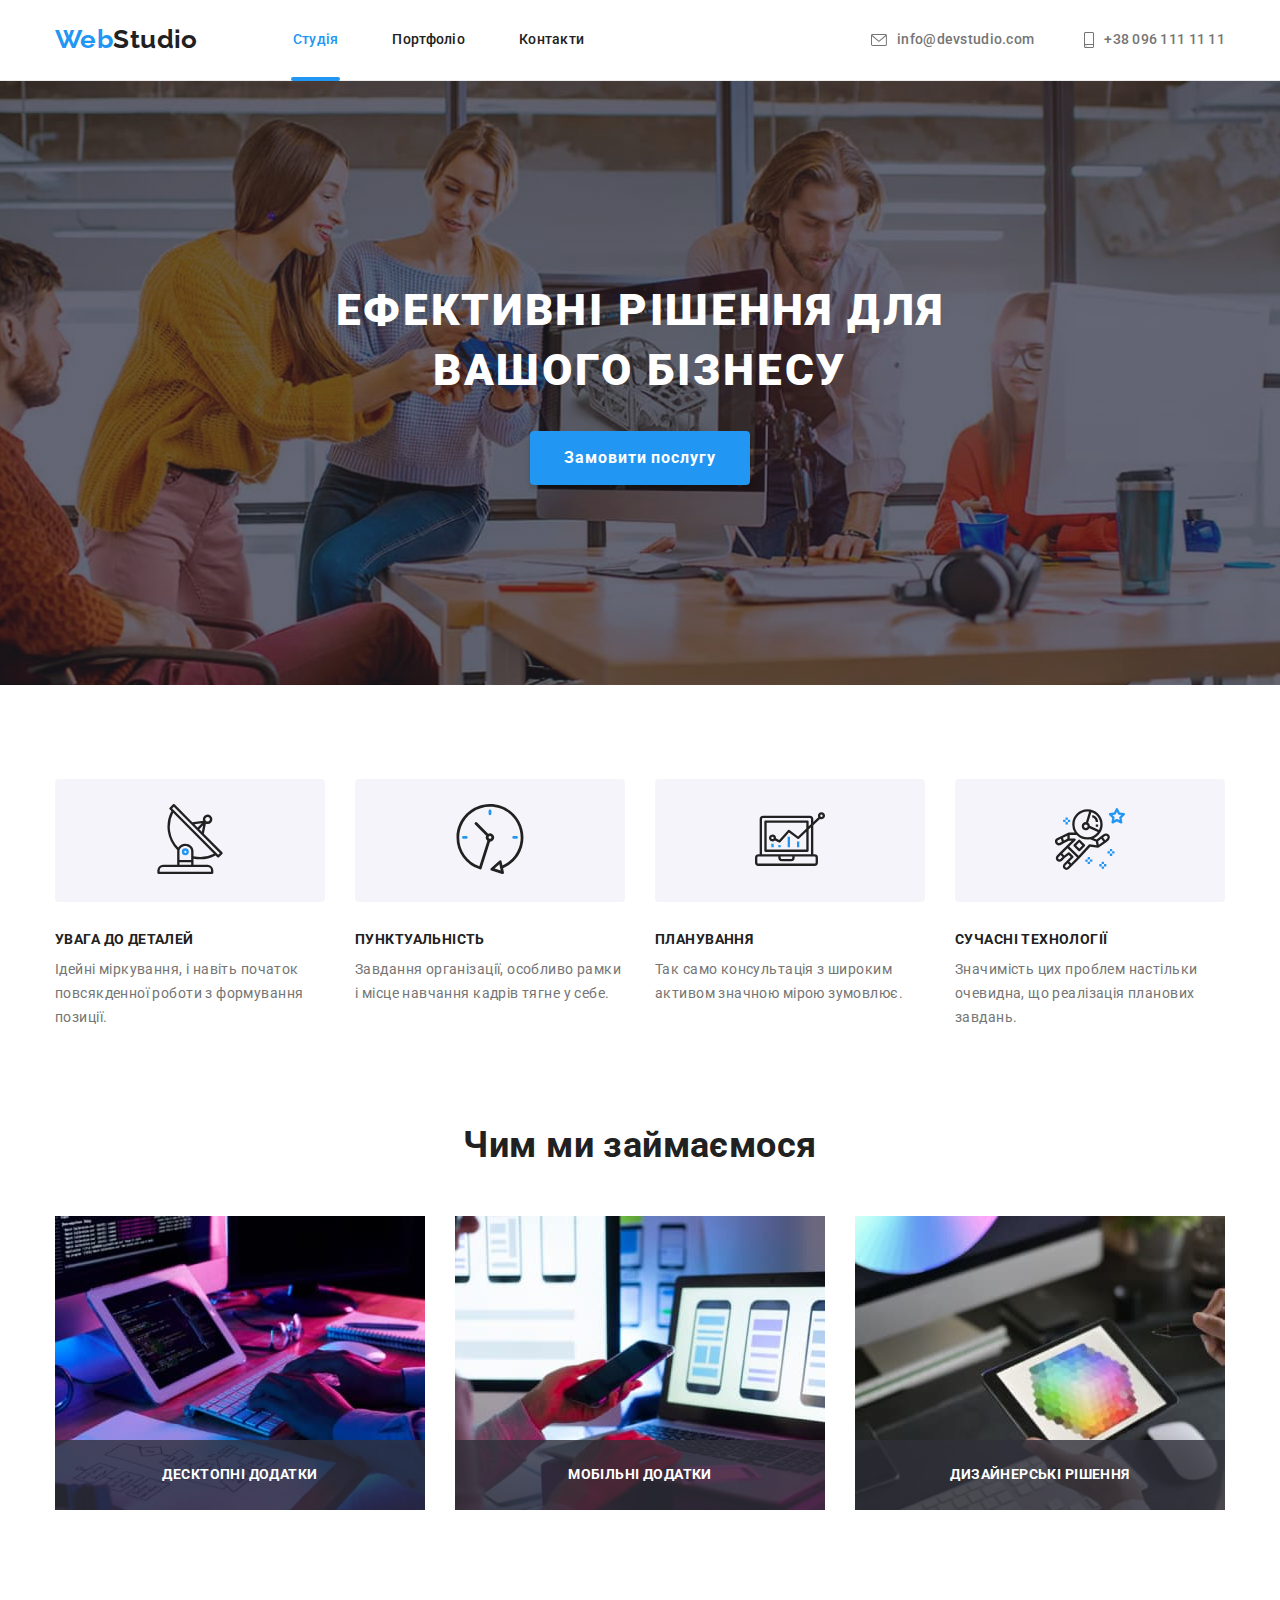
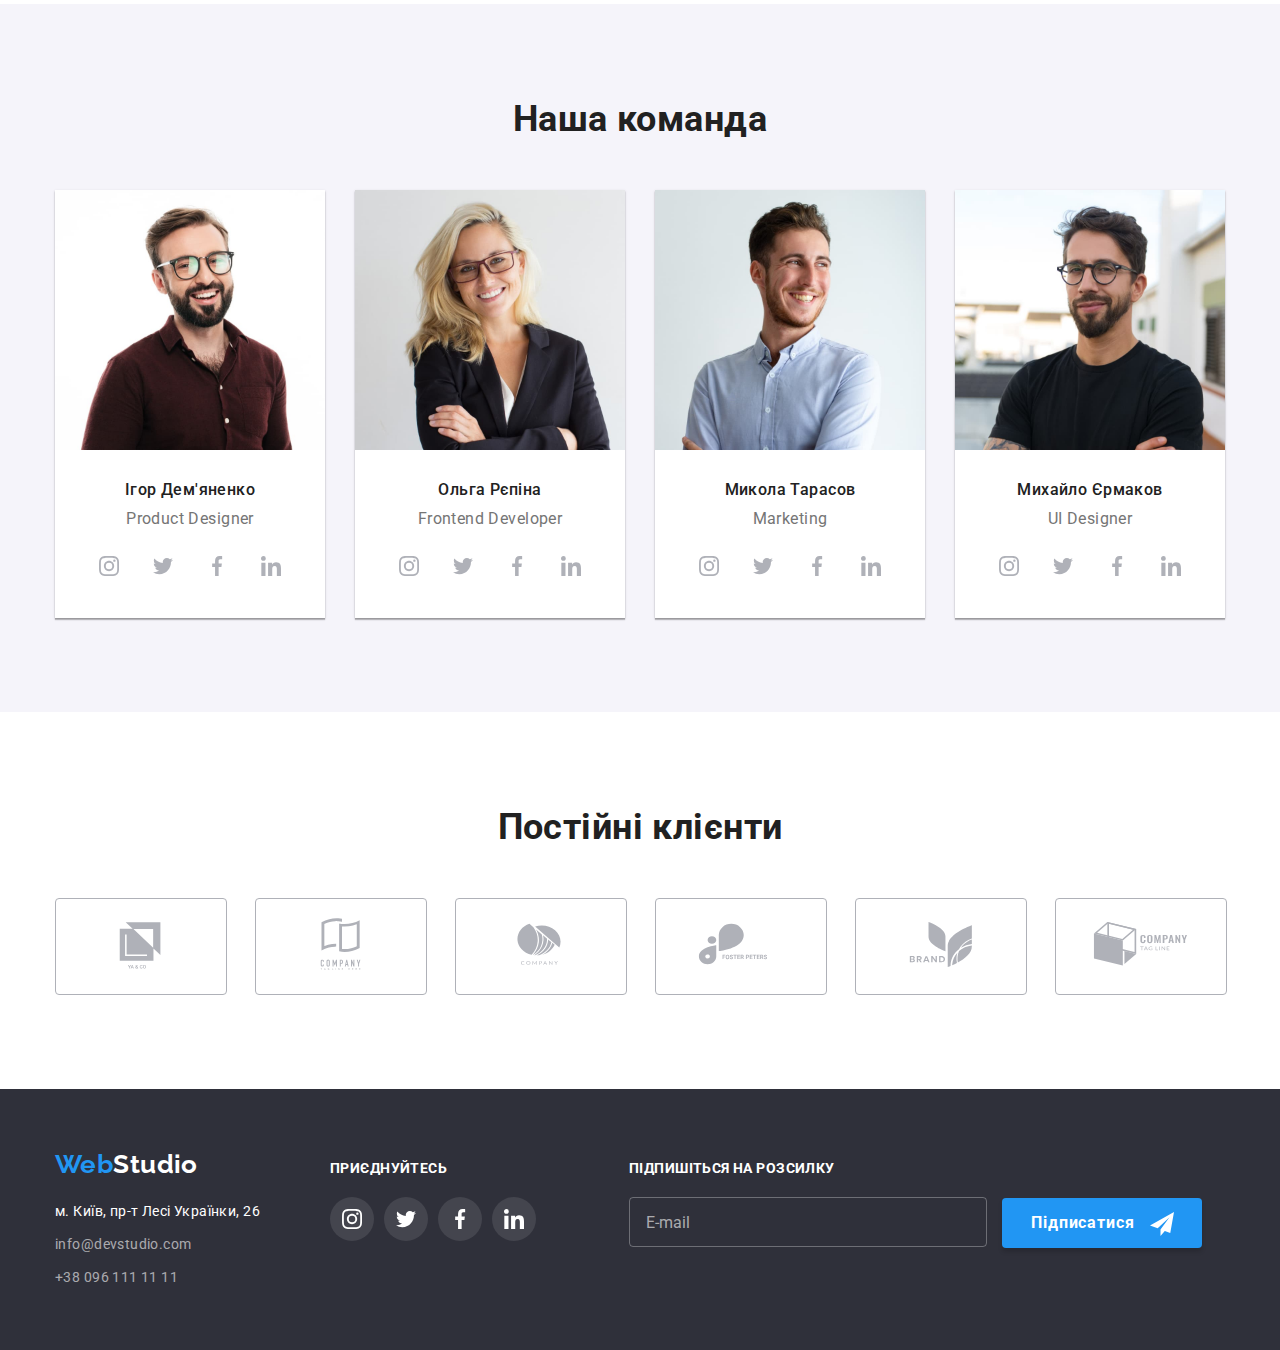
<file: index.html>
<!DOCTYPE html>
<html lang="uk">
  <head>
    <meta charset="UTF-8" />
    <meta http-equiv="X-UA-Compatible" content="IE=edge" />
    <meta name="viewport" content="width=device-width, initial-scale=1.0" />
    <link
      rel="stylesheet"
      href="https://fonts.googleapis.com/css2?family=Raleway:wght@700&family=Roboto:wght@400;500;700;900&display=swap"
    />
    <link
      rel="stylesheet"
      href="https://cdnjs.cloudflare.com/ajax/libs/modern-normalize/1.1.0/modern-normalize.min.css"
    />
    <link rel="stylesheet" href="./css/styles.css" />
    <title>WebStudio - Студія</title>
  </head>
  <body>
    <!-- Шапка -->
    <header class="header">
      <div class="head container">
        <nav class="head-nav">
          <a class="logo-head link" href="./index.html"><span class="logo">Web</span>Studio</a>
          <ul class="pages-links list">
            <li class="item"><a class="page link current" href="./index.html">Студія</a></li>
            <li class="item"><a class="page link" href="./portfolio.html">Портфоліо</a></li>
            <li class="item"><a class="page link" href="#">Контакти</a></li>
          </ul>
        </nav>
        <ul class="contacts-links list">
          <li class="item">
            <a class="contact-mail link" href="mailto:info@devstudio.com">
              <svg class="icon-mail" width="16" height="12">
                <use href="./images/icons.svg#icon-envelope"></use></svg
              >info@devstudio.com</a
            >
          </li>
          <li class="item">
            <a class="contact-tel link" href="tel:+380961111111">
              <svg class="icon-tel" width="10" height="16">
                <use href="./images/icons.svg#icon-smartphone"></use></svg
              >+38 096 111 11 11</a
            >
          </li>
        </ul>
      </div>
    </header>
    <!-- Мейн -->
    <main>
      <!-- Герой -->
      <section class="hero">
        <div class="container">
          <h1 class="hero-title">Ефективні рішення для вашого бізнесу</h1>
          <button data-modal-open class="primery-button" type="button">Замовити послугу</button>
        </div>
        <div data-modal class="backdrop is-hidden">
          <div class="modal">
            <button data-modal-close class="button-modal-close" type="button">
              <svg class="icon-modal-close" width="11" height="11">
                <use href="./images/icons.svg#icon-close"></use>
              </svg>
            </button>
            <form class="order-form" name="order">
              <h2 class="order-form-title">Залиште свої дані, ми вам передзвонимо</h2>
              <ul class="order-list list">
                <li class="order-list-item">
                  <label class="order-label"
                    >Ім'я
                    <input class="order-field" type="text" name="user-name" />
                  </label>
                  <svg class="order-icon" width="18" height="18">
                    <use href="./images/icons.svg#icon-person-black"></use>
                  </svg>
                </li>
                <li class="order-list-item">
                  <label class="order-label"
                    >Телефон
                    <input class="order-field" type="tel" name="user-telephone" />
                  </label>
                  <svg class="order-icon" width="18" height="18">
                    <use href="./images/icons.svg#icon-phone-black"></use>
                  </svg>
                </li>
                <li class="order-list-item">
                  <label class="order-label"
                    >Пошта
                    <input class="order-field" type="email" name="user-email" />
                  </label>
                  <svg class="order-icon" width="18" height="18">
                    <use href="./images/icons.svg#icon-email-black"></use>
                  </svg>
                </li>
                <li class="order-list-item">
                  <label class="order-label"
                    >Коментар
                    <textarea
                      class="order-field comment"
                      name="comment"
                      rows="7"
                      placeholder="Введіть текст"
                    ></textarea>
                  </label>
                </li>
              </ul>
              <div class="lisence">
                <label class="lisence-label">
                  <input class="checkbox" type="checkbox" name="license-agreement" />
                  <span class="checkbox-icon"></span>
                  <svg class="checkbox-checked" width="16" height="15">
                    <use href="./images/icons.svg#icon-checked"></use>
                  </svg>
                  Погоджуюся з розсилкою та приймаю
                  <a class="lisence-link" href="">Умови договору</a>
                </label>
              </div>
              <button class="order-button" type="submit">Відправити</button>
            </form>
          </div>
        </div>
      </section>
      <!-- Переваги компанії -->
      <section class="section">
        <div class="container">
          <h2 class="visually-hidden">Переваги компанії</h2>
          <ul class="company-advantages list">
            <li class="item">
              <div class="icon">
                <svg width="70" height="70">
                  <use href="./images/icons.svg#icon-antenna"></use>
                </svg>
              </div>
              <h3 class="advant-title">Увага до деталей</h3>
              <p class="advant-descr">
                Ідейні міркування, і навіть початок повсякденної роботи з формування позиції.
              </p>
            </li>
            <li class="item">
              <div class="icon">
                <svg width="70" height="70">
                  <use href="./images/icons.svg#icon-clock"></use>
                </svg>
              </div>
              <h3 class="advant-title">Пунктуальність</h3>
              <p class="advant-descr">
                Завдання організації, особливо рамки і місце навчання кадрів тягне у себе.
              </p>
            </li>
            <li class="item">
              <div class="icon">
                <svg width="70" height="70">
                  <use href="./images/icons.svg#icon-diagram"></use>
                </svg>
              </div>
              <h3 class="advant-title">Планування</h3>
              <p class="advant-descr">
                Так само консультація з широким активом значною мірою зумовлює.
              </p>
            </li>
            <li class="item">
              <div class="icon">
                <svg width="70" height="70">
                  <use href="./images/icons.svg#icon-astronaut"></use>
                </svg>
              </div>
              <h3 class="advant-title">Сучасні технології</h3>
              <p class="advant-descr">
                Значимість цих проблем настільки очевидна, що реалізація планових завдань.
              </p>
            </li>
          </ul>
        </div>
      </section>
      <!-- Чим ми займаємось -->
      <section class="section top">
        <div class="container">
          <h2 class="section-title">Чим ми займаємося</h2>
          <ul class="work list">
            <li class="work-item">
              <img
                class="image"
                src="./images/desktop.jpg"
                alt="Розробка десктопних програм"
                width="370"
                height="294"
              />
              <div class="work-text">
                <h3 class="work-title">Десктопні додатки</h3>
              </div>
            </li>
            <li class="work-item">
              <img
                class="image"
                src="./images/mobile-app.jpg"
                alt="Розробка мобільних додатків"
                width="370"
                height="294"
              />
              <div class="work-text">
                <h3 class="work-title">Мобільні додатки</h3>
              </div>
            </li>
            <li class="work-item">
              <img
                class="image"
                src="./images/design.jpg"
                alt="Дизайнерські рішення"
                width="370"
                height="294"
              />
              <div class="work-text">
                <h3 class="work-title">Дизайнерські рішення</h3>
              </div>
            </li>
          </ul>
        </div>
      </section>
      <!-- Наша команда -->
      <section class="section bg-color">
        <div class="container">
          <h2 class="section-title">Наша команда</h2>
          <ul class="team-list list">
            <li class="item">
              <img
                class="image"
                src="./images/product-designer.jpg"
                alt="Фотографія Ігора Дем'яненко"
                width="270"
                height="260"
              />
              <h3 class="team-title">Ігор Дем'яненко</h3>
              <p class="team-diskr">Product Designer</p>
              <ul class="social-links list">
                <li class="social-item">
                  <a class="social-link" aria-label="instagram" href="#"
                    ><svg class="social-icon" width="20" height="20">
                      <use href="./images/icons.svg#icon-instagram"></use></svg
                  ></a>
                </li>
                <li class="social-item">
                  <a class="social-link" aria-label="twitter" href="#"
                    ><svg class="social-icon" width="20" height="20">
                      <use href="./images/icons.svg#icon-twitter"></use></svg
                  ></a>
                </li>
                <li class="social-item">
                  <a class="social-link" aria-label="facebook" href="#"
                    ><svg class="social-icon" width="20" height="20">
                      <use href="./images/icons.svg#icon-facebook"></use></svg
                  ></a>
                </li>
                <li class="social-item">
                  <a class="social-link" aria-label="linkedin" href="#"
                    ><svg class="social-icon" width="20" height="20">
                      <use href="./images/icons.svg#icon-linkedin"></use></svg
                  ></a>
                </li>
              </ul>
            </li>
            <li class="item">
              <img
                class="image"
                src="./images/frontend-developer.jpg"
                alt="Фотографія Ольги Репіної"
                width="270"
                height="260"
              />
              <h3 class="team-title">Ольга Рєпіна</h3>
              <p class="team-diskr">Frontend Developer</p>
              <ul class="social-links list">
                <li class="social-item">
                  <a class="social-link" aria-label="instagram" href="#"
                    ><svg class="social-icon" width="20" height="20">
                      <use href="./images/icons.svg#icon-instagram"></use></svg
                  ></a>
                </li>
                <li class="social-item">
                  <a class="social-link" aria-label="twitter" href="#"
                    ><svg class="social-icon" width="20" height="20">
                      <use href="./images/icons.svg#icon-twitter"></use></svg
                  ></a>
                </li>
                <li class="social-item">
                  <a class="social-link" aria-label="facebook" href="#"
                    ><svg class="social-icon" width="20" height="20">
                      <use href="./images/icons.svg#icon-facebook"></use></svg
                  ></a>
                </li>
                <li class="social-item">
                  <a class="social-link" aria-label="linkedin" href="#"
                    ><svg class="social-icon" width="20" height="20">
                      <use href="./images/icons.svg#icon-linkedin"></use></svg
                  ></a>
                </li>
              </ul>
            </li>
            <li class="item">
              <img
                class="image"
                src="./images/marketing.jpg"
                alt="Фотографія Миколи Тарасова"
                width="270"
                height="260"
              />
              <h3 class="team-title">Микола Тарасов</h3>
              <p class="team-diskr">Marketing</p>
              <ul class="social-links list">
                <li class="social-item">
                  <a class="social-link" aria-label="instagram" href="#"
                    ><svg class="social-icon" width="20" height="20">
                      <use href="./images/icons.svg#icon-instagram"></use></svg
                  ></a>
                </li>
                <li class="social-item">
                  <a class="social-link" aria-label="twitter" href="#"
                    ><svg class="social-icon" width="20" height="20">
                      <use href="./images/icons.svg#icon-twitter"></use></svg
                  ></a>
                </li>
                <li class="social-item">
                  <a class="social-link" aria-label="facebook" href="#"
                    ><svg class="social-icon" width="20" height="20">
                      <use href="./images/icons.svg#icon-facebook"></use></svg
                  ></a>
                </li>
                <li class="social-item">
                  <a class="social-link" aria-label="linkedin" href="#"
                    ><svg class="social-icon" width="20" height="20">
                      <use href="./images/icons.svg#icon-linkedin"></use></svg
                  ></a>
                </li>
              </ul>
            </li>
            <li class="item">
              <img
                class="image"
                src="./images/ui-designer.jpg"
                alt="Фотографія Михайло Єрмакова"
                width="270"
                height="260"
              />
              <h3 class="team-title">Михайло Єрмаков</h3>
              <p class="team-diskr">UI Designer</p>
              <ul class="social-links list">
                <li class="social-item">
                  <a class="social-link" aria-label="instagram" href="#"
                    ><svg class="social-icon" width="20" height="20">
                      <use href="./images/icons.svg#icon-instagram"></use></svg
                  ></a>
                </li>
                <li class="social-item">
                  <a class="social-link" aria-label="twitter" href="#"
                    ><svg class="social-icon" width="20" height="20">
                      <use href="./images/icons.svg#icon-twitter"></use></svg
                  ></a>
                </li>
                <li class="social-item">
                  <a class="social-link" aria-label="facebook" href="#"
                    ><svg class="social-icon" width="20" height="20">
                      <use href="./images/icons.svg#icon-facebook"></use></svg
                  ></a>
                </li>
                <li class="social-item">
                  <a class="social-link" aria-label="linkedin" href="#"
                    ><svg class="social-icon" width="20" height="20">
                      <use href="./images/icons.svg#icon-linkedin"></use></svg
                  ></a>
                </li>
              </ul>
            </li>
          </ul>
        </div>
      </section>
      <section class="section">
        <div class="container">
          <h2 class="section-title">Постійні клієнти</h2>
          <ul class="clients list">
            <li class="clients-item">
              <a href="#" class="client-link"
                ><svg class="client-logo" width="106" height="60">
                  <use href="./images/icons.svg#icon-client1"></use></svg
              ></a>
            </li>
            <li class="clients-item">
              <a href="#" class="client-link"
                ><svg class="client-logo" width="106" height="60">
                  <use href="./images/icons.svg#icon-client2"></use></svg
              ></a>
            </li>
            <li class="clients-item">
              <a href="#" class="client-link"
                ><svg class="client-logo" width="106" height="60">
                  <use href="./images/icons.svg#icon-client3"></use></svg
              ></a>
            </li>
            <li class="clients-item">
              <a href="#" class="client-link"
                ><svg class="client-logo" width="106" height="60">
                  <use href="./images/icons.svg#icon-client4"></use></svg
              ></a>
            </li>
            <li class="clients-item">
              <a href="#" class="client-link"
                ><svg class="client-logo" width="106" height="60">
                  <use href="./images/icons.svg#icon-client5"></use></svg
              ></a>
            </li>
            <li class="clients-item">
              <a href="#" class="client-link"
                ><svg class="client-logo" width="106" height="60">
                  <use href="./images/icons.svg#icon-client6"></use></svg
              ></a>
            </li>
          </ul>
        </div>
      </section>
    </main>
    <!-- Футер -->
    <footer class="footer">
      <div class="container left-container">
        <div class="footer-contacts">
          <a class="logo-foot link" href="./index.html"><span class="logo">Web</span>Studio</a>
          <address class="address">
            <ul class="address-links list">
              <li class="item">
                <a
                  class="address-link link"
                  href="https://goo.gl/maps/CPtrU1FHBa2aNyZL9"
                  target="_blank"
                  rel="noopener noreferrer nofollow"
                  >м. Київ, пр-т Лесі Українки, 26</a
                >
              </li>
              <li class="item">
                <a class="foot-contact link" href="mailto:info@devstudio.com">info@devstudio.com</a>
              </li>
              <li class="item">
                <a class="foot-contact link" href="tel:+380961111111">+38 096 111 11 11</a>
              </li>
            </ul>
          </address>
        </div>
        <div class="footer-links">
          <b class="footer-text">Приєднуйтесь</b>
          <ul class="social-links list">
            <li class="social-item">
              <a class="social-link" aria-label="instagram" href="#"
                ><svg class="social-icon" width="20" height="20">
                  <use href="./images/icons.svg#icon-instagram"></use></svg
              ></a>
            </li>
            <li class="social-item">
              <a class="social-link" aria-label="twitter" href="#"
                ><svg class="social-icon" width="20" height="20">
                  <use href="./images/icons.svg#icon-twitter"></use></svg
              ></a>
            </li>
            <li class="social-item">
              <a class="social-link" aria-label="facebook" href="#"
                ><svg class="social-icon" width="20" height="20">
                  <use href="./images/icons.svg#icon-facebook"></use></svg
              ></a>
            </li>
            <li class="social-item">
              <a class="social-link" aria-label="linkedin" href="#"
                ><svg class="social-icon" width="20" height="20">
                  <use href="./images/icons.svg#icon-linkedin"></use></svg
              ></a>
            </li>
          </ul>
        </div>
        <form class="footer-form" name="subscription">
          <label class="footer-form-label" for="email">Підпишіться на розсилку</label>
          <input
            class="footer-form-field"
            type="email"
            id="email"
            placeholder="E-mail"
            name="email"
          />
          <button class="footer-form-button" type="submit">
            Підписатися
            <svg class="icon-send" width="24" height="24">
              <use href="./images/icons.svg#icon-send"></use>
            </svg>
          </button>
        </form>
      </div>
    </footer>

    <script src="./js/modal.js"></script>
  </body>
</html>
</file>
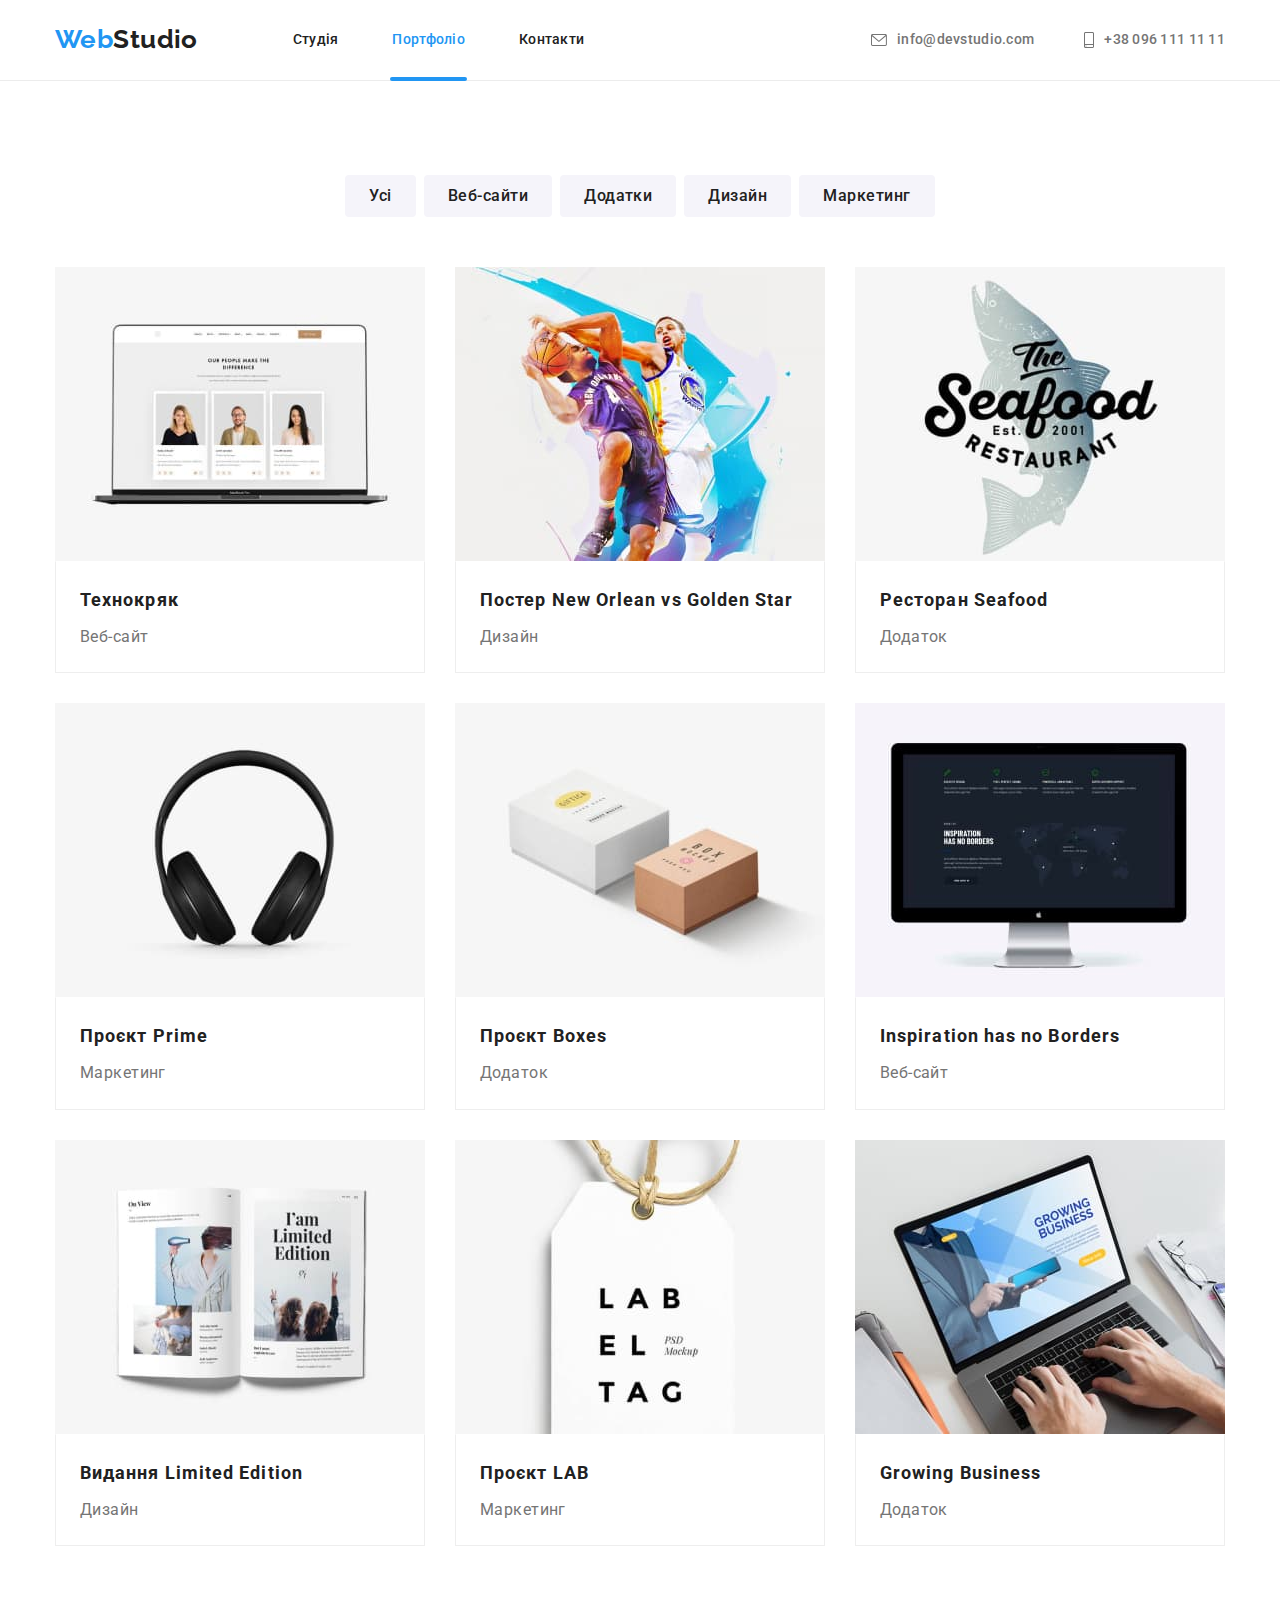
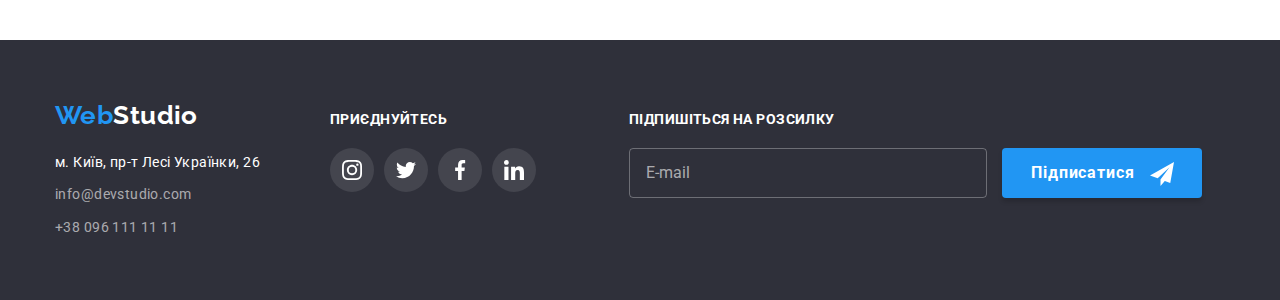
<file: portfolio.html>
<!DOCTYPE html>
<html lang="uk">
  <head>
    <meta charset="UTF-8" />
    <meta http-equiv="X-UA-Compatible" content="IE=edge" />
    <meta name="viewport" content="width=device-width, initial-scale=1.0" />
    <link
      href="https://fonts.googleapis.com/css2?family=Raleway:wght@700&family=Roboto:wght@400;500;700;900&display=swap"
      rel="stylesheet"
    />
    <link
      rel="stylesheet"
      href="https://cdnjs.cloudflare.com/ajax/libs/modern-normalize/1.1.0/modern-normalize.min.css"
    />
    <link rel="stylesheet" href="./css/styles.css" />
    <title>WebStudio - Портфоліо</title>
  </head>
  <body>
    <!-- Шапка -->
    <header class="header">
      <div class="container head">
        <nav class="head-nav">
          <a class="logo-head link" href="./index.html"><span class="logo">Web</span>Studio</a>
          <ul class="pages-links list">
            <li class="item"><a class="page link" href="./index.html">Студія</a></li>
            <li class="item"><a class="page link current" href="./portfolio.html">Портфоліо</a></li>
            <li class="item"><a class="page link" href="">Контакти</a></li>
          </ul>
        </nav>
        <ul class="contacts-links list">
          <li class="item">
            <a class="contact-mail link" href="mailto:info@devstudio.com">
              <svg class="icon-mail" width="16" height="12">
                <use href="./images/icons.svg#icon-envelope"></use></svg
              >info@devstudio.com</a
            >
          </li>
          <li class="item">
            <a class="contact-tel link" href="tel:+380961111111">
              <svg class="icon-tel" width="10" height="16">
                <use href="./images/icons.svg#icon-smartphone"></use></svg
              >+38 096 111 11 11</a
            >
          </li>
        </ul>
      </div>
    </header>
    <!-- Мейн -->
    <main>
      <section class="section">
        <div class="container">
          <h1 class="visually-hidden">Наші проєкти</h1>
          <!-- Фільтри -->
          <ul class="filters list">
            <li class="item"><button class="button-filter" type="button">Усі</button></li>
            <li class="item"><button class="button-filter" type="button">Веб-сайти</button></li>
            <li class="item"><button class="button-filter" type="button">Додатки</button></li>
            <li class="item"><button class="button-filter" type="button">Дизайн</button></li>
            <li class="item"><button class="button-filter" type="button">Маркетинг</button></li>
          </ul>
          <!-- Проєкти -->
          <ul class="projects list">
            <li class="item">
              <a class="project-link link" href="#">
                <div class="thumb">
                  <img
                    class="image"
                    src="./images/project-1.jpg"
                    alt="Технокряк"
                    width="370"
                    height="294"
                  />
                  <div class="overlay">
                    <p class="overlay-text">
                      Ресурс пропонує комплексні пропозиції з різним рівнем функціоналу та сервісів.
                      Все це дозволить відвідувачу отримати вичерпні відомості про компанію чи
                      приватну особу.
                    </p>
                  </div>
                </div>
                <div class="text">
                  <h2 class="project-title">Технокряк</h2>
                  <p class="project-diskr">Веб-сайт</p>
                </div>
              </a>
            </li>
            <li class="item">
              <a class="project-link link" href="#">
                <div class="thumb">
                  <img
                    class="image"
                    src="./images/project-2.jpg"
                    alt="Постер New Orlean vs Golden Star"
                    width="370"
                    height="294"
                  />
                  <div class="overlay">
                    <p class="overlay-text">
                      Ресурс пропонує комплексні пропозиції з різним рівнем функціоналу та сервісів.
                      Все це дозволить відвідувачу отримати вичерпні відомості про компанію чи
                      приватну особу.
                    </p>
                  </div>
                </div>
                <div class="text">
                  <h2 class="project-title">Постер New Orlean vs Golden Star</h2>
                  <p class="project-diskr">Дизайн</p>
                </div>
              </a>
            </li>
            <li class="item">
              <a class="project-link link" href="#">
                <div class="thumb">
                  <img
                    class="image"
                    src="./images/project-3.jpg"
                    alt="Ресторан Seafood"
                    width="370"
                    height="294"
                  />
                  <div class="overlay">
                    <p class="overlay-text">
                      Ресурс пропонує комплексні пропозиції з різним рівнем функціоналу та сервісів.
                      Все це дозволить відвідувачу отримати вичерпні відомості про компанію чи
                      приватну особу.
                    </p>
                  </div>
                </div>
                <div class="text">
                  <h2 class="project-title">Ресторан Seafood</h2>
                  <p class="project-diskr">Додаток</p>
                </div>
              </a>
            </li>
            <li class="item">
              <a class="project-link link" href="#">
                <div class="thumb">
                  <img
                    class="image"
                    src="./images/project-4.jpg"
                    alt="Проєкт Prime"
                    width="370"
                    height="294"
                  />
                  <div class="overlay">
                    <p class="overlay-text">
                      Ресурс пропонує комплексні пропозиції з різним рівнем функціоналу та сервісів.
                      Все це дозволить відвідувачу отримати вичерпні відомості про компанію чи
                      приватну особу.
                    </p>
                  </div>
                </div>
                <div class="text">
                  <h2 class="project-title">Проєкт Prime</h2>
                  <p class="project-diskr">Маркетинг</p>
                </div>
              </a>
            </li>
            <li class="item">
              <a class="project-link link" href="#">
                <div class="thumb">
                  <img
                    class="image"
                    src="./images/project-5.jpg"
                    alt="Проєкт Boxes"
                    width="370"
                    height="294"
                  />
                  <div class="overlay">
                    <p class="overlay-text">
                      Ресурс пропонує комплексні пропозиції з різним рівнем функціоналу та сервісів.
                      Все це дозволить відвідувачу отримати вичерпні відомості про компанію чи
                      приватну особу.
                    </p>
                  </div>
                </div>
                <div class="text">
                  <h2 class="project-title">Проєкт Boxes</h2>
                  <p class="project-diskr">Додаток</p>
                </div>
              </a>
            </li>
            <li class="item">
              <a class="project-link link" href="#">
                <div class="thumb">
                  <img
                    class="image"
                    src="./images/project-6.jpg"
                    alt="Inspiration has no Borders"
                    width="370"
                    height="294"
                  />
                  <div class="overlay">
                    <p class="overlay-text">
                      Ресурс пропонує комплексні пропозиції з різним рівнем функціоналу та сервісів.
                      Все це дозволить відвідувачу отримати вичерпні відомості про компанію чи
                      приватну особу.
                    </p>
                  </div>
                </div>
                <div class="text">
                  <h2 class="project-title">Inspiration has no Borders</h2>
                  <p class="project-diskr">Веб-сайт</p>
                </div>
              </a>
            </li>
            <li class="item">
              <a class="project-link link" href="#">
                <div class="thumb">
                  <img
                    class="image"
                    src="./images/project-7.jpg"
                    alt="Видання Limited Edition"
                    width="370"
                    height="294"
                  />
                  <div class="overlay">
                    <p class="overlay-text">
                      Ресурс пропонує комплексні пропозиції з різним рівнем функціоналу та сервісів.
                      Все це дозволить відвідувачу отримати вичерпні відомості про компанію чи
                      приватну особу.
                    </p>
                  </div>
                </div>

                <div class="text">
                  <h2 class="project-title">Видання Limited Edition</h2>
                  <p class="project-diskr">Дизайн</p>
                </div>
              </a>
            </li>
            <li class="item">
              <a class="project-link link" href="#">
                <div class="thumb">
                  <img
                    class="image"
                    src="./images/project-8.jpg"
                    alt="Проєкт LAB"
                    width="370"
                    height="294"
                  />
                  <div class="overlay">
                    <p class="overlay-text">
                      Ресурс пропонує комплексні пропозиції з різним рівнем функціоналу та сервісів.
                      Все це дозволить відвідувачу отримати вичерпні відомості про компанію чи
                      приватну особу.
                    </p>
                  </div>
                </div>

                <div class="text">
                  <h2 class="project-title">Проєкт LAB</h2>
                  <p class="project-diskr">Маркетинг</p>
                </div>
              </a>
            </li>
            <li class="item">
              <a class="project-link link" href="#">
                <div class="thumb">
                  <img
                    class="image"
                    src="./images/project-9.jpg"
                    alt="Growing Business"
                    width="370"
                    height="294"
                  />
                  <div class="overlay">
                    <p class="overlay-text">
                      Ресурс пропонує комплексні пропозиції з різним рівнем функціоналу та сервісів.
                      Все це дозволить відвідувачу отримати вичерпні відомості про компанію чи
                      приватну особу.
                    </p>
                  </div>
                </div>
                <div class="text">
                  <h2 class="project-title">Growing Business</h2>
                  <p class="project-diskr">Додаток</p>
                </div>
              </a>
            </li>
          </ul>
        </div>
      </section>
    </main>
    <!-- Футер -->
     <footer class="footer">
      <div class="container left-container">
        <div class="footer-contacts">
          <a class="logo-foot link" href="./index.html"><span class="logo">Web</span>Studio</a>
          <address class="address">
            <ul class="address-links list">
              <li class="item">
                <a
                  class="address-link link"
                  href="https://goo.gl/maps/CPtrU1FHBa2aNyZL9"
                  target="_blank"
                  rel="noopener noreferrer nofollow"
                  >м. Київ, пр-т Лесі Українки, 26</a
                >
              </li>
              <li class="item">
                <a class="foot-contact link" href="mailto:info@devstudio.com">info@devstudio.com</a>
              </li>
              <li class="item">
                <a class="foot-contact link" href="tel:+380961111111">+38 096 111 11 11</a>
              </li>
            </ul>
          </address>
        </div>
        <div class="footer-links">
          <b class="footer-text">Приєднуйтесь</b>
          <ul class="social-links list">
            <li class="social-item">
              <a class="social-link" aria-label="instagram" href="#"
                ><svg class="social-icon" width="20" height="20">
                  <use href="./images/icons.svg#icon-instagram"></use></svg
              ></a>
            </li>
            <li class="social-item">
              <a class="social-link" aria-label="twitter" href="#"
                ><svg class="social-icon" width="20" height="20">
                  <use href="./images/icons.svg#icon-twitter"></use></svg
              ></a>
            </li>
            <li class="social-item">
              <a class="social-link" aria-label="facebook" href="#"
                ><svg class="social-icon" width="20" height="20">
                  <use href="./images/icons.svg#icon-facebook"></use></svg
              ></a>
            </li>
            <li class="social-item">
              <a class="social-link" aria-label="linkedin" href="#"
                ><svg class="social-icon" width="20" height="20">
                  <use href="./images/icons.svg#icon-linkedin"></use></svg
              ></a>
            </li>
          </ul>
        </div>
        <form class="footer-form" name="subscription">
          <label class="footer-form-label" for="email">Підпишіться на розсилку</label>
          <input class="footer-form-field" type="email" id="email" placeholder="E-mail" />
          <button class="footer-form-button" type="submit">
            Підписатися
            <svg class="icon-send" width="24" height="24">
              <use href="./images/icons.svg#icon-send"></use>
            </svg>
          </button>
        </form>
      </div>
    </footer>
  </body>
</html>
</file>
<file: css/styles.css>
:root {
    --primery-text-color: #212121;
    --secondary-text-color: #757575;
    --white-color: #FFFFFF;
    --accent-color: #2196F3;
    --white-contact-color: rgba(255, 255, 255, 0.6);
    --team-background-color: #F5F4FA;
    --button-background-color-active: #188CE8;
    --footer-background-color:#2F303A;
    --svg-icons-color: #AFB1B8;
    --footer-bg-icons: rgba(255, 255, 255, 0.1);
}

body {
    color: var(--primery-text-color);
    background-color: var(--white-color);

    font-family: Roboto, sans-serif;
    font-size: 14px;
    letter-spacing: 0.03em;
}

h1,
h2,
h3,
h4,
h5,
h6 {
    margin: 0;
}

ul {
    margin: 0;
    padding: 0;
}

p {
    margin: 0;
}

.link {
    text-decoration: none;
}

.list {
    list-style: none;
}

.container {
    width: 1200px;
    padding-left: 15px;
    padding-right: 15px;
    margin: 0 auto;
    text-align: center;
}

/* Шапка */

.header {
    border-bottom: 1px solid;
    border-color: #ECECEC;
}

.head {
    display: flex;
    align-items: center;
}
.head-nav {
    display: flex;
    align-items: center;
}

.logo-head {
    display: inline-block;
    padding-top: 24px;
    padding-bottom: 25px;
    margin-right: 93px;
    color: var(--primery-text-color);

    font-family: Raleway, sans-serif;
    font-size: 26px;
    font-weight: 700;
    line-height: 1.19;
}

.logo {
    color: var(--accent-color);
}

.pages-links {
    display: flex;
    align-items: center;

}

.pages-links .item {
    position: relative;
}

.pages-links .item + .item {
    margin-left: 50px;
}

.page {
    display: inline-block;
    padding: 32px 2px;
    color: var(--primery-text-color);

    font-weight: 500;
    line-height: 1.14;
    letter-spacing: 0.02em;

    transition: color 250ms cubic-bezier(0.4, 0, 0.2, 1);
}

.page:hover, .page:focus {
    color:var(--accent-color);
}

.contacts-links {
    display: flex;
    align-items: center;
    margin-left: auto;

}

.contacts-links .item+.item {
    margin-left: 50px;
}

.contact-mail, .contact-tel {
    display: inline-block;
    padding-top: 32px;
    padding-bottom: 32px;
    color: var(--secondary-text-color);

    font-weight: 500;
    line-height: 1.14;
    letter-spacing: 0.02em;

    transition: color 250ms cubic-bezier(0.4, 0, 0.2, 1);
}

.contact-mail:hover, .contact-mail:focus, .contact-tel:hover,
.contact-tel:focus {
    color: var(--accent-color);
}

.icon-mail, .icon-tel  {
    margin-right: 10px;
    fill: currentColor;
    vertical-align: middle;

    transition: fill 250ms cubic-bezier(0.4, 0, 0.2, 1);
}

.contact-mail:hover .icon-mail,
.contact-mail:focus .icon-mail {
    fill: var(--accent-color);
}

.current {
    color: var(--accent-color);
}

.current::after {
    position: absolute;
    left: 0;
    bottom: -1px;

    content: '';
    background-color: var(--accent-color);
    display: block;
    width: 100%;
    height: 4px;
    border-radius: 2px;
}

/* Герой */
.hero {
    max-width: 1600px;
    padding-top: 200px;
    padding-bottom: 200px;
    margin-left: auto;
    margin-right: auto;

    background-image: linear-gradient(to right, rgba(47, 48, 58, 0.4), rgba(47, 48, 58, 0.4)), url(../images/hero.jpg);
    background-repeat: no-repeat;
    background-position: center;
    background-size: cover;
}

.hero-title {
    margin-bottom: 30px;
    margin-left: auto;
    margin-right: auto;
    color: var(--white-color);
    width: 696px;

    font-size: 44px;
    font-weight: 900;
    line-height: 1.36;
    letter-spacing: 0.06em;
    text-transform: uppercase;
    text-align: center;
}

.primery-button {
    display: inline-block;
    padding: 10px 32px;
    min-width: 216px;
    border-radius: 4px;
    border-color: transparent;
    color: var(--white-color);
    background-color: var(--accent-color);
    box-shadow: 0px 4px 4px 0px rgba(0, 0, 0, 0.15);

    font-family: Roboto, sans-serif;
    font-size: 16px;
    font-weight: 700;
    line-height: 1.88;
    letter-spacing: 0.06em;
    cursor: pointer;

    transition: background-color 250ms cubic-bezier(0.4, 0, 0.2, 1);

}
.primery-button:hover, .primery-button:focus {
    background-color: var(--button-background-color-active);
}

.backdrop {
    position: fixed;
    top: 0;
    left: 0;
    width: 100%;
    height: 100%;

    background-color: rgba(0, 0, 0, 0.2);

    opacity: 1;

    transition: opacity 250ms cubic-bezier(0.4, 0, 0.2, 1), visibility 250ms cubic-bezier(0.4, 0, 0.2, 1);
}

.backdrop.is-hidden {
    visibility: hidden;
    pointer-events: none;
    opacity: 0;
}

.backdrop.is-hidden .modal {

    transform: translate(-50%, -50%) scale(0.9);
    opacity: 0;
}

.modal {
    position: absolute;
    top: 50%;
    left: 50%;
    transform: translate(-50%, -50%) scale(1);
    width: 528px;
    height: 581px;

    background-color: var(--white-color);
    opacity: 1;

    transition: transform 250ms cubic-bezier(0.4, 0, 0.2, 1), opacity 250ms cubic-bezier(0.4, 0, 0.2, 1);
}

.button-modal-close {
    display: flex;
    align-items: center;
    justify-content: center;
    cursor: pointer;

    width: 30px;
    height: 30px;
    margin-left: auto;
    margin-top: 8px;
    margin-right: 8px;
    
    border: 1px solid rgba(0, 0, 0, 0.1);
    border-radius: 50%;
    background-color: transparent;

    transition: fill 250ms cubic-bezier(0.4, 0, 0.2, 1);
}

.button-modal-close:hover, .button-modal-close:focus {
    fill: var(--accent-color);
}

.order-form-title {
    margin-bottom: 12px;

    font-size: 20px;
    line-height: 1.15;
    letter-spacing: 0.03em;
    text-align: center;
}

.order-list {
    margin-left: 40px;
    margin-right: 40px;
}

.order-list-item {
    position: relative;
}

.order-list-item:not(:last-child) {
    margin-bottom: 10px;
}

.order-label {
    display: block;

    font-size: 12px;
    line-height: 1.17;
    letter-spacing: 0.01em;
    color: rgba(117, 117, 117, 1);

}

.order-field {
    display: block;
    padding-left: 40px;
    margin-top: 4px;
    width: 448px;
    height: 40px;
    border: 1px solid rgba(33, 33, 33, 0.2);
    border-radius: 4px;
    outline: transparent;

    transition: border-color 250ms cubic-bezier(0.4, 0, 0.2, 1);
}

.order-label:focus-within > .order-field {
    border-color: var(--accent-color);
}

.order-icon {
    position: absolute;
    bottom: 11px;
    left: 15px;

    transition: fill 250ms cubic-bezier(0.4, 0, 0.2, 1);
}

.order-label:focus-within + .order-icon {
    fill: var(--accent-color);
}

.comment {
    padding: 12px 16px;
    margin-bottom: 20px;
    resize: none;

    min-height: 120px;

}

.comment::placeholder {
    font-size: 12px;
    line-height: 1.17;
    letter-spacing: 0.01em;

    color: rgba(117, 117, 117, 0.5);
}

.lisence {
    display: flex;
    align-items: center;
    margin-bottom: 30px;
    margin-left: 52px;
    margin-right: 52px;
}

.checkbox {
    appearance: none;
    -moz-appearance: none;
    -webkit-appearance: none;

    position: absolute;
}


.lisence-label {
    position: relative;
    padding-left: 25px;

    line-height: 1.71;
    color: var(--secondary-text-color);

}

 .checkbox-icon {
    position: absolute;
    left: 0;
    top: 50%;
    transform: translateY(-50%);
    width: 16px;
    height: 15px;

    border: 2px solid #212121;
    border-radius: 2px;
    background-color: white;

    z-index: 2;

    transition: opacity 250ms cubic-bezier(0.4, 0, 0.2, 1);
 }

 .checkbox-checked {
    position: absolute;
    left: 0;
    top: 50%;
    transform: translateY(-50%);

    z-index: 1;
 }

 .checkbox:checked + .checkbox-icon {
    opacity: 0 ;
}


.lisence-link {
    color: var(--accent-color);
}

.order-button {
    display: inline-block;
    margin-left: 164px;
    margin-right: 164px;
    padding: 10px 52px;
    min-width: 200px;
    color: var(--white-color);
    background-color: var(--accent-color);
    border-radius: 4px;
    border-color: transparent;
    
    font-family: Roboto, sans-serif;
    font-size: 16px;
    font-weight: 500;
    line-height: 1.63;
    letter-spacing: 0.03em;
    cursor: pointer;

    box-shadow: 0px 4px 4px 0px rgba(0, 0, 0, 0.15);
    
    transition: background-color 250ms cubic-bezier(0.4, 0, 0.2, 1);
}

.order-button:hover,
.order-button:focus {
    background-color: var(--button-background-color-active);

}

/* Переваги компанії */
.section {
    padding-top: 94px;
    padding-bottom: 94px;
}


.visually-hidden {
    position: absolute;
    white-space: nowrap;
    width: 1px;
    height: 1px;
    overflow: hidden;
    border: 0;
    padding: 0;
    clip: rect(0 0 0 0);
    clip-path: inset(50%);
    margin: -1px;
}

.company-advantages {
    display: flex;
}

.company-advantages .item {
    text-align: left;
    width: calc((100% - 90px)/4);
}

.company-advantages .item + .item {
    margin-left: 30px;
}

.company-advantages .icon {
    padding: 25px 100px;
    margin-bottom: 30px;

    background-color: var(--team-background-color);
    border-radius: 4px;
}

.advant-title {
    margin-bottom: 10px;

    font-size: 14px;
    line-height: 1.14;
    letter-spacing: 0.03em;
    text-transform: uppercase;
}
.advant-descr {
    color: var(--secondary-text-color);

    line-height: 1.71;
}

/* Чим ми займаємось */
.top {
    padding-top: 0;
}

.section-title {
    margin-bottom: 50px;

    font-size: 36px;
    line-height: 1.17;
    text-align: center;
}

.work {
    display: flex;
}

.work-item {
    position: relative;
}

.work-item + .work-item {
    margin-left: 30px;
}

.work .image {
    display: block;
}

.work-text {
    position: absolute;
    left: 0;
    bottom: 0;

    width: 100%;
    height: 70px;
    background-color: rgba(47, 48, 58, 0.8);
    padding: 27px 0;

    text-align: center;
}

.work-title {
    color: var(--white-color);
    text-transform: uppercase;
    font-size: 14px;
    line-height: 1.14;
}

/* Наша команда */
.bg-color {
    background-color: var(--team-background-color);
}

.team-list {
    display: flex;
}

.team-list .item {
    background-color: var(--white-color);
    box-shadow: 0px 2px 1px 0px rgba(0, 0, 0, 0.2), 0px 1px 1px 0px rgba(0, 0, 0, 0.14), 0px 1px 3px 0px rgba(0, 0, 0, 0.12);
}

.team-list .item + .item {
    margin-left: 30px;
}

.team-list .image {
    display: block;
    margin-bottom: 30px;
}
.team-title {
    margin-bottom: 10px;
    font-size: 16px;
    font-weight: 500;
    line-height: 1.19;
}
.team-diskr {
    margin-bottom: 16px;
    color:var(--secondary-text-color);
    font-size: 16px;
    line-height: 1.19;
}

.social-links {
    display: flex;
    margin-left: 32px;
    margin-right: 32px;
    margin-bottom: 30px;
}

.social-item {
    width: 44px;
    height: 44px;
}

.social-item + .social-item {
    margin-left: 10px;
}

.social-link {
    display: inline-block;
    padding: 12px;
    border-radius: 50%;
    

    transition: background-color 250ms cubic-bezier(0.4, 0, 0.2, 1), border-radius 250ms cubic-bezier(0.4, 0, 0.2, 1);
}

.social-link:hover, .social-link:focus {
    cursor: pointer;
    background-color: var(--accent-color);
    
}

.social-icon {
    fill: var(--svg-icons-color);
    vertical-align: middle;

    transition: fill 250ms cubic-bezier(0.4, 0, 0.2, 1);

}

.social-link:hover .social-icon,
.social-link:focus .social-icon {
    fill: var(--white-color);
}

/* Постійні клієнти */

.clients {
    display: flex;
}

.clients-item {
    width: calc((100% - 150px)/6);
}

.clients-item + .clients-item {
    margin-left: 30px;
}

.client-link {
    display: inline-block;
    padding: 16px 32px;
    border: 1px solid var(--svg-icons-color);
    border-radius: 4px;

    transition: border-color 250ms cubic-bezier(0.4, 0, 0.2, 1);
}

.client-logo {
    fill: var(--svg-icons-color);

    transition: fill 250ms cubic-bezier(0.4, 0, 0.2, 1);
}

.client-link:hover,
.client-link:focus {
    border-color: var(--accent-color);
}

.client-link:hover .client-logo, .client-link:focus .client-logo  {
    fill: var(--accent-color);
}

/* Футер */

.footer {
    padding-top: 60px;
    padding-bottom: 60px;

    background-color: var(--footer-background-color);
}

.left-container {
    text-align: left;
}

.logo-foot {
    display: inline-block;
    margin-bottom: 20px;
    color: var(--white-color);

    font-family: Raleway, sans-serif;
    font-size: 26px;
    font-weight: 700;
    line-height: 1.19;
}

.address-links .item:not(:last-child) {
    margin-bottom: 9px;
}

.address-link {
    color: var(--white-color);

    font-style: normal;
    line-height: 1.71;

    transition: color 250ms cubic-bezier(0.4, 0, 0.2, 1);
}

.address-link:hover, .address-link:focus {
    color: var(--accent-color);
}

.foot-contact {
    color: var(--white-contact-color);

    font-style: normal;
    line-height: 1.71;

    transition: color 250ms cubic-bezier(0.4, 0, 0.2, 1);
}

.foot-contact:hover, .foot-contact:focus {
    color: var(--accent-color);
}

.container.left-container {
    display: flex;
    align-items: baseline;
}

.footer-text {
    display: inline-block;
    margin-bottom: 20px;

    color: var(--white-color);
    text-transform: uppercase;
    line-height: 1.14;
}

.footer-links {
    margin-left: 70px;
}

.footer .social-links {
    margin: 0;
}

.footer .social-link {
    border-radius: 50%;
    background-color: var(--footer-bg-icons);
}

.footer .social-icon {
    fill: var(--white-color);
}

.footer .social-link:hover,
.footer .social-link:focus {
    background-color: var(--accent-color);
}

.footer-form {
    margin-left: 93px;

}

.footer-form-label {
    display: block;
    margin-bottom: 20px;

    text-transform: uppercase;
    font-weight: 700;
    line-height: 1.14;
    color: var(--white-color);
    display: block;
}

.footer-form-field {
    display: inline-block;
    padding: 15px 16px;
    margin-right: 12px;
    border-radius: 4px;

    width: 358px;
    height: 50px;
    background-color: transparent;
    border: 1px solid rgba(255, 255, 255, 0.3);

    font-size: 16px;
    line-height: 1.25;
    color: var(--white-color);
}

.footer-form-field::placeholder {
    font-size: 16px;
    line-height: 1.25;
    color: var(--white-contact-color);
}

.footer-form-button {
    display: inline-block;
    min-width: 200px;
    padding: 10px 28px;
    border: transparent;
    border-radius: 4px;
    cursor: pointer;

    background-color: var(--accent-color);
    box-shadow: 0px 4px 4px 0px rgba(0, 0, 0, 0.15);

    font-family: Roboto, sans-serif;
    font-size: 16px;
    font-weight: 700;
    line-height: 1.88;
    letter-spacing: 0.06em;
    color: var(--white-color);

    transition: background-color 250ms cubic-bezier(0.4, 0, 0.2, 1);
}

.footer-form-button:hover, .footer-form-button:focus {
    background-color: var(--button-background-color-active);

}

.icon-send {
    margin-left: 10px;
    vertical-align: middle;
}

/* Вкладка Портфоліо */

.filters {
    display: flex;
    justify-content: center;
    margin-bottom: 50px;
}

.filters .item + .item {
    margin-left: 8px;
}
.button-filter {
    display: inline-block;
    padding: 6px 22px;
    color: var(--primery-text-color);
    background-color: var(--team-background-color);
    border-radius: 4px;
    border-color: transparent;
    
    font-family: Roboto, sans-serif;
    font-size: 16px;
    font-weight: 500;
    line-height: 1.63;
    letter-spacing: 0.03em;
    cursor: pointer;

    transition: color 250ms cubic-bezier(0.4, 0, 0.2, 1), background-color 250ms cubic-bezier(0.4, 0, 0.2, 1), box-shadow 250ms cubic-bezier(0.4, 0, 0.2, 1);
}

.button-filter:hover, .button-filter:focus {
    color: var(--white-color);
    background-color: var(--accent-color);
    box-shadow: 0px 2px 2px 0px rgba(0, 0, 0, 0.12), 0px 1px 2px 0px rgba(0, 0, 0, 0.08), 0px 3px 1px 0px rgba(0, 0, 0, 0.1);
}

.projects {
    display: flex;
    flex-wrap: wrap;
}

.projects .item {
    width: calc((100% - 60px) / 3);
    
}

.projects .item:not(:nth-child(3n)) {
    margin-right: 30px;
}

.projects .item:not(:nth-last-child(-n+3)){
    margin-bottom: 30px;
}

.project-link {
    display: inline-block;

    transition: box-shadow 250ms cubic-bezier(0.4, 0, 0.2, 1);
}

.project-link:hover, .project-link:focus {
    box-shadow: 1px 4px 6px 0px rgba(0, 0, 0, 0.16), 0px 4px 4px 0px rgba(0, 0, 0, 0.06), 0px 1px 1px 0px rgba(0, 0, 0, 0.12);
}

.project-link .image {
    display: block;
}

.text {
   padding: 20px 24px;
    border: 1px solid #EEEEEE;
    border-top-color: transparent;

    text-align: left;
}

.project-title {
    margin-bottom: 4px;
    color: var(--primery-text-color);

    font-size: 18px;
    line-height: 2;
    letter-spacing: 0.06em;
}

.project-diskr {
    color: var(--secondary-text-color);

    font-size: 16px;
    line-height: 1.88;
}


.thumb {
    position: relative;

    overflow: hidden;
}
.overlay {
    position: absolute;
    top: 0;
    left: 0;
    width: 100%;
    height: 100%;

    padding: 63px 24px;

    background-color: rgba(33, 150, 243, 0.9);

    transform: translateY(calc(100% + 1px));

    transition: transform 250ms cubic-bezier(0.4, 0, 0.2, 1);
}

.overlay-text {
    text-align: left;
    font-size: 18px;
    line-height: 1.56;
    
    color: var(--white-color);
}

.project-link:hover .overlay, .project-link:focus .overlay {
    transform: translateY(0);
}
</file>
